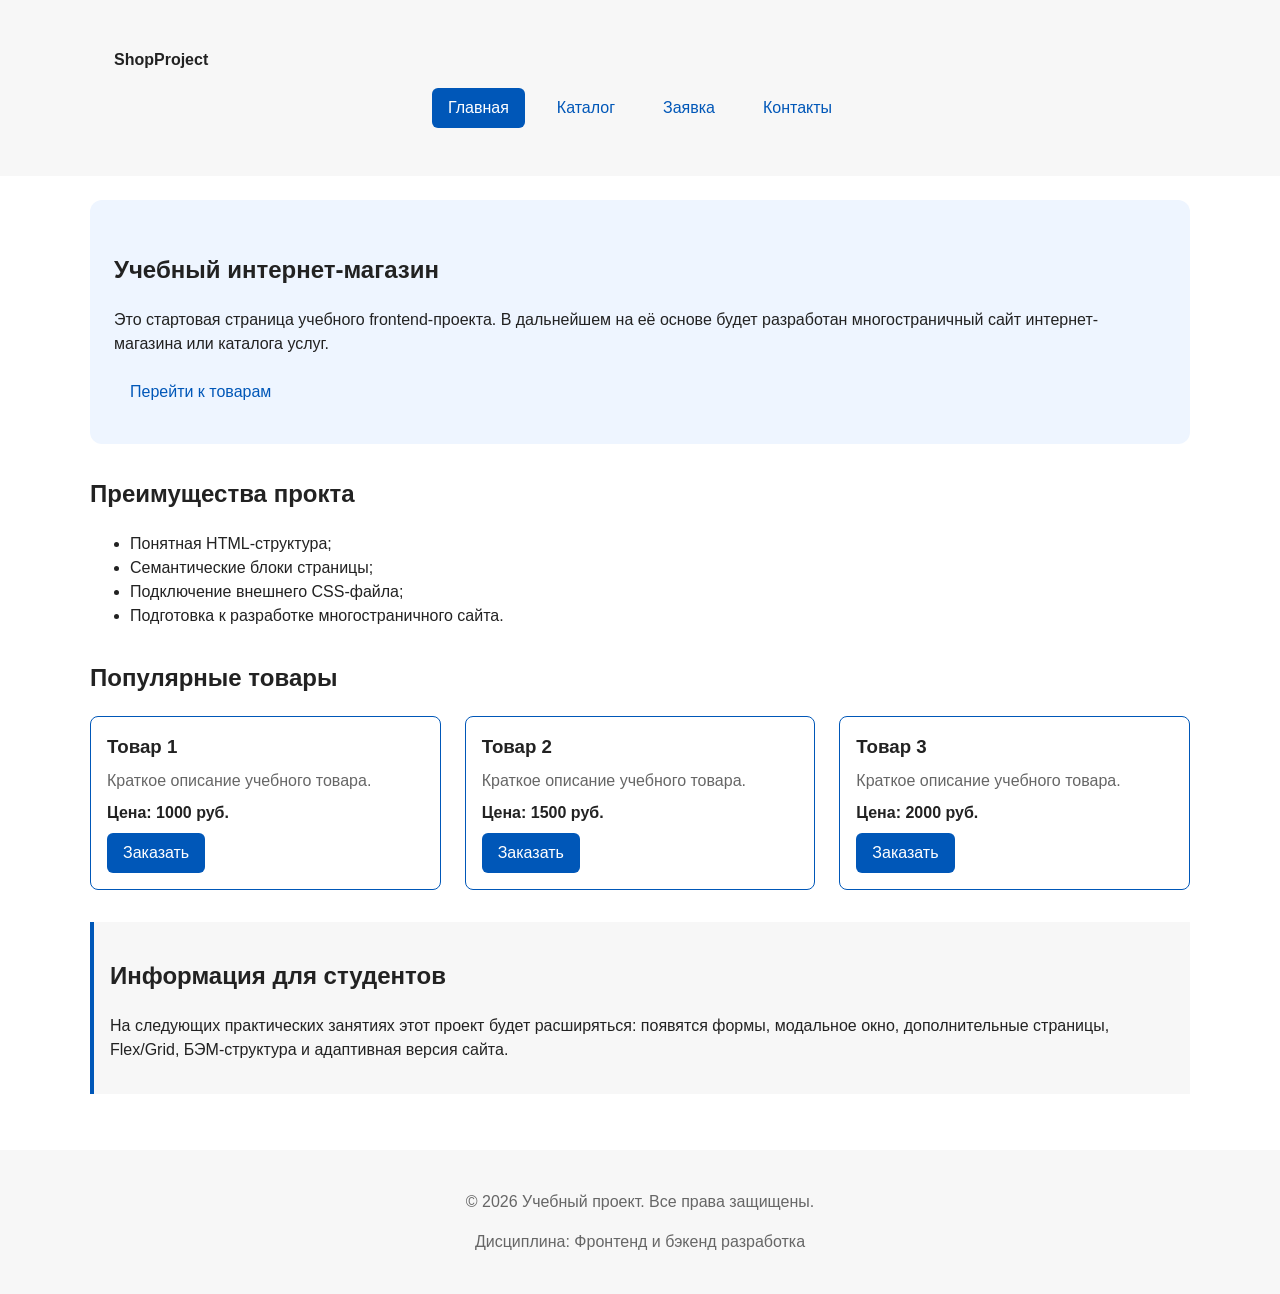
<file: index.html>
<!DOCTYPE html>
<html lang="ru">
<head>
  <meta charset="UTF-8">
  <meta name="viewport" content="width=device-width, initial-scale=1.0">
  <title>Учебный интернет-магазин</title>
  <link rel="stylesheet" href="css/style.css">
  <script src="js/main.js" defer></script>

  <meta property="og:type" content="website">
  <meta property="og:title" content="Учебный интернет-магазин">
  <meta property="og:description" content="Учебный frontend-проект интернет-магазина.">
  <meta property="og:image" content="https://Buranyashka.github.io/kr1-html-css-shop/images/preview.jpg">

</head>

<body>
  <header class="site-header">
    <div class="site-header__inner">
      <a class="site-header__logo" href="index.html">ShopProject</a>

      <nav class="site-nav" aria-label="Основная навигация">
        <ul class="site-nav__list">
          <li class="site-nav__item">
            <a class="site-nav__link site-nav__link--active" href="index.html">Главная</a>
          </li>
          <li class="site-nav__item">
            <a class="site-nav__link" href="catalog.html">Каталог</a>
          </li>
          <li class="site-nav__item">
            <a class="site-nav__link" href="order.html">Заявка</a>
          </li>
          <li class="site-nav__item">
            <a class="site-nav__link" href="contacts.html">Контакты</a>
          </li>
        </ul>
      </nav>
    </div>
  </header>
  
  <main>
    <section class="hero">
      <h1>Учебный интернет-магазин</h1>
      <p>
        Это стартовая страница учебного frontend-проекта.
        В дальнейшем на её основе будет разработан многостраничный сайт
        интернет-магазина или каталога услуг.
      </p>
      <a class="button" href="#popular">Перейти к товарам</a>
    </section>

    <section class="section" id="advantages">
      <h2>Преимущества прокта</h2>
      <ul class="advantages-list">
        <li>Понятная HTML-структура;</li>
        <li>Семантические блоки страницы;</li>
        <li>Подключение внешнего CSS-файла;</li>
        <li>Подготовка к разработке многостраничного сайта.</li>
      </ul>
    </section>
    
    <section class="section" id="popular">
      <h2>Популярные товары</h2>

      <div class="products-grid">
        <article class="product-card product-card--featured">
          <h3 class="product-card__title">
            <a class="product-card__link" href="product.html">Товар 1</a>
          </h3>
          <p class="product-card__description">Краткое описание учебного товара.</p>
          <p class="product-card__price">Цена: 1000 руб.</p>
          <button
            class="button button--primary product-card__button"
            type="button"
            data-product="Товар 1"
          >
            Заказать
          </button>
        </article>

        <article class="product-card product-card--featured">
          <h3 class="product-card__title">
            <a class="product-card__link" href="product.html">Товар 2</a>
          </h3>
          <p class="product-card__description">Краткое описание учебного товара.</p>
          <p class="product-card__price">Цена: 1500 руб.</p>
          <button
            class="button button--primary product-card__button"
            type="button"
            data-product="Товар 2"
          >
            Заказать
          </button>
        </article>

        <article class="product-card product-card--featured">
          <h3 class="product-card__title">
            <a class="product-card__link" href="product.html">Товар 3</a>
          </h3>
          <p class="product-card__description">Краткое описание учебного товара.</p>
          <p class="product-card__price">Цена: 2000 руб.</p>
          <button
            class="button button--primary product-card__button"
            type="button"
            data-product="Товар 3"
          >
            Заказать
          </button>
        </article>
      </div>
    </section>

    <aside class="aside-info">
      <h2>Информация для студентов</h2>
      <p>
        На следующих практических занятиях этот проект будет расширяться:
        появятся формы, модальное окно, дополнительные страницы, Flex/Grid,
        БЭМ-структура и адаптивная версия сайта.
      </p>
    </aside>
  </main>

  <footer class="site-footer">
    <p>&copy; 2026 Учебный проект. Все права защищены.</p>
    <p>Дисциплина: Фронтенд и бэкенд разработка</p>
  </footer>

  <dialog class="order-dialog" id="order-dialog" aria-labelledby="order-dialog-title">
    <h2 class="order-dialog__title" id="order-dialog-title">Оформление заявки</h2>
    <form class="order-form" id="order-form" action="#" method="post" novalidate>
      <input type="hidden" id="selected-product" name="product">
      <div class="order-form__field">
        <label class="order-form__label" for="order-name">Имя</label>
        <input
          class="order-form__input"
          id="order-name"
          name="name"
          type="text"
          required
        >
      </div>

      <div class="order-form__field">
        <label class="order-form__label" for="order-email">E-mail</label>
        <input
          class="order-form__input"
          id="order-email"
          name="email"
          type="email"
          required
        >
      </div>

      <div class="order-form__actions">
        <button class="button button--secondary" type="button" id="close-order-dialog">
          Закрыть
        </button>
        <button class="button button--primary" type="submit">
          Отправить заявку
        </button>
      </div>
    </form>
  </dialog>
  <p class="success-message" id="success-message" hidden>Форма успешно отправлена!</p>
</body>
</html>
</file>
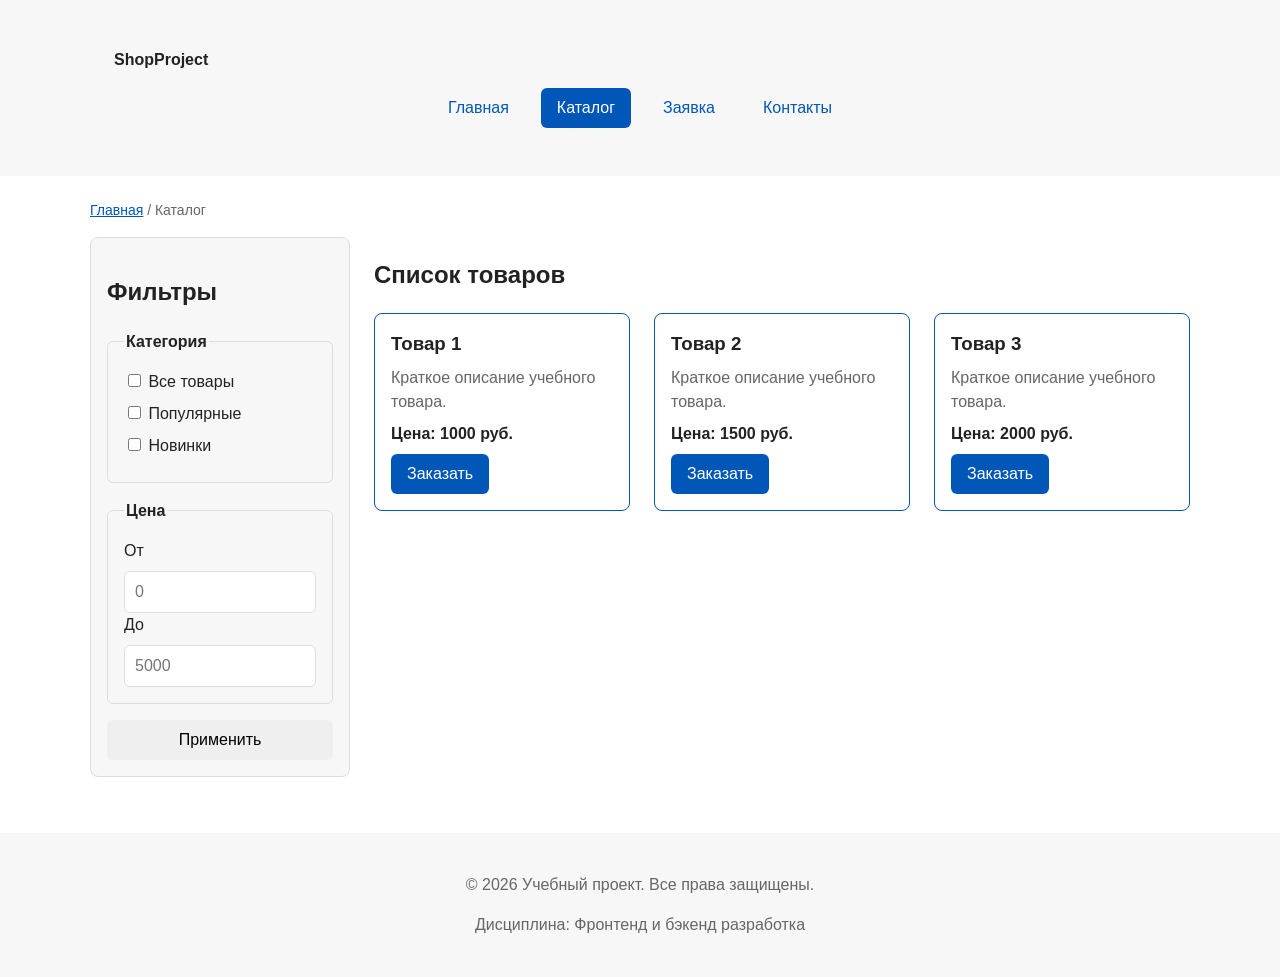
<file: catalog.html>
<!DOCTYPE html>
<html lang="ru">
<head>
  <meta charset="UTF-8">
  <meta name="viewport" content="width=device-width, initial-scale=1.0">
  <title>Учебный интернет-магазин</title>
  <link rel="stylesheet" href="css/style.css">
  <script src="js/main.js" defer></script>

  <meta property="og:type" content="website">
  <meta property="og:title" content="Учебный интернет-магазин">
  <meta property="og:description" content="Учебный frontend-проект интернет-магазина.">
  <meta property="og:image" content="https://Buranyashka.github.io/kr1-html-css-shop/images/preview.jpg">

</head>

<body>
  <header class="site-header">
    <div class="site-header__inner">
      <a class="site-header__logo" href="index.html">ShopProject</a>

      <nav class="site-nav" aria-label="Основная навигация">
        <ul class="site-nav__list">
          <li class="site-nav__item">
            <a class="site-nav__link" href="index.html">Главная</a>
          </li>
          <li class="site-nav__item">
            <a class="site-nav__link site-nav__link--active" href="catalog.html">Каталог</a>
          </li>
          <li class="site-nav__item">
            <a class="site-nav__link" href="order.html">Заявка</a>
          </li>
          <li class="site-nav__item">
            <a class="site-nav__link" href="contacts.html">Контакты</a>
          </li>
        </ul>
      </nav>
    </div>
  </header>

  <main>
    <nav class="breadcrumbs" aria-label="Хлебные крошки">
      <a class="breadcrumbs__link" href="index.html">Главная</a>
      <span class="breadcrumbs__current">Каталог</span>
    </nav>

    <section class="catalog-layout">
      <aside class="catalog-filters">
        <h2>Фильтры</h2>

        <form class="filters-form" action="#" method="get">
          <fieldset>
            <legend>Категория</legend>

            <label>
              <input type="checkbox" name="category" value="all">
              Все товары
            </label>

            <label>
              <input type="checkbox" name="category" value="popular">
              Популярные
            </label>

            <label>
              <input type="checkbox" name="category" value="new">
              Новинки
            </label>
          </fieldset>

          <fieldset>
            <legend>Цена</legend>

            <label for="price-from">От</label>
            <input id="price-from" name="price-from" type="number" min="0" placeholder="0">

            <label for="price-to">До</label>
            <input id="price-to" name="price-to" type="number" min="0" placeholder="5000">
          </fieldset>

          <button class="button" type="submit">Применить</button>
        </form>
      </aside>

      <section class="catalog-products">
        <h2>Список товаров</h2>

        <div class="products-grid">
          <article class="product-card product-card--featured">
            <h3 class="product-card__title">
              <a class="product-card__link" href="product.html">Товар 1</a>
            </h3>
            <p class="product-card__description">Краткое описание учебного товара.</p>
            <p class="product-card__price">Цена: 1000 руб.</p>
            <button
              class="button button--primary product-card__button"
              type="button"
              data-product="Товар 1"
            >
              Заказать
            </button>
          </article>

          <article class="product-card product-card--featured">
            <h3 class="product-card__title">
              <a class="product-card__link" href="product.html">Товар 2</a>
            </h3>
            <p class="product-card__description">Краткое описание учебного товара.</p>
            <p class="product-card__price">Цена: 1500 руб.</p>
            <button
              class="button button--primary product-card__button"
              type="button"
              data-product="Товар 2"
            >
              Заказать
            </button>
          </article>

          <article class="product-card product-card--featured">
            <h3 class="product-card__title">
              <a class="product-card__link" href="product.html">Товар 3</a>
            </h3>
            <p class="product-card__description">Краткое описание учебного товара.</p>
            <p class="product-card__price">Цена: 2000 руб.</p>
            <button
              class="button button--primary product-card__button"
              type="button"
              data-product="Товар 3"
            >
              Заказать
            </button>
          </article>
        </div>
      </section>
    </section>
  </main>

  <footer class="site-footer">
    <p>&copy; 2026 Учебный проект. Все права защищены.</p>
    <p>Дисциплина: Фронтенд и бэкенд разработка</p>
  </footer>
</body>
</html>
</file>
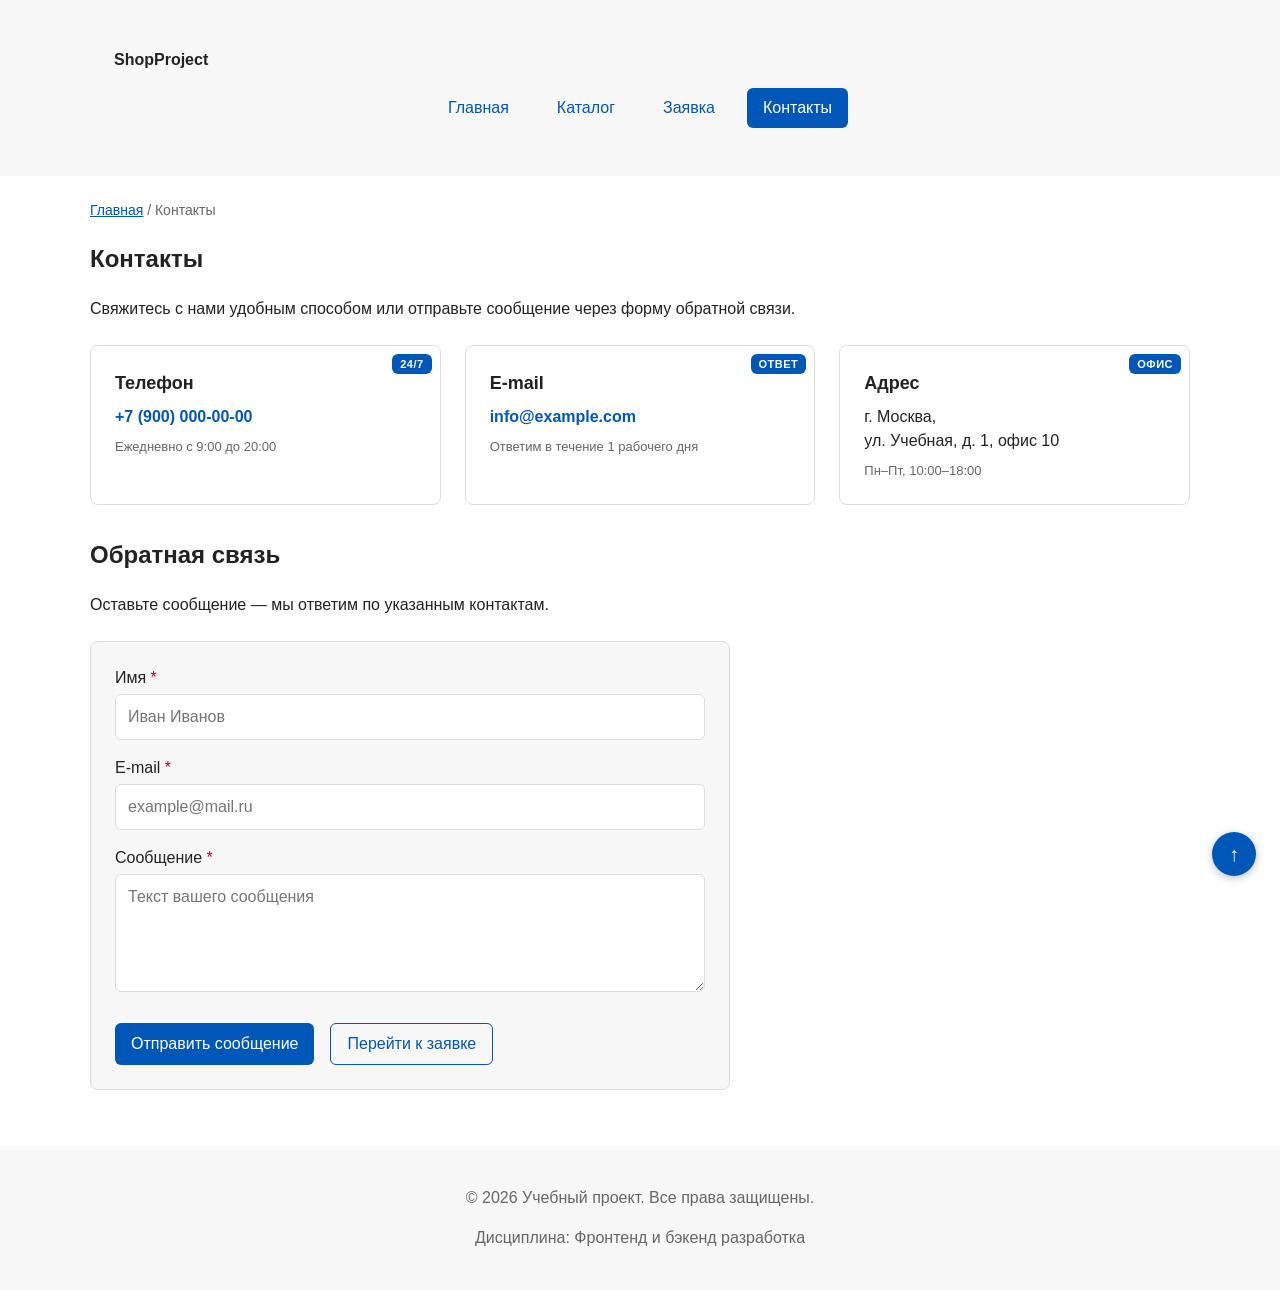
<file: contacts.html>
<!DOCTYPE html>
<html lang="ru">
<head>
  <meta charset="UTF-8">
  <meta name="viewport" content="width=device-width, initial-scale=1.0">
  <title>Контакты — Учебный интернет-магазин</title>
  <meta name="description" content="Контактная информация учебного интернет-магазина: телефон, e-mail, адрес и форма обратной связи.">
  <link rel="stylesheet" href="css/style.css">
  <script src="js/main.js" defer></script>

  <meta property="og:type" content="website">
  <meta property="og:title" content="Контакты — Учебный интернет-магазин">
  <meta property="og:description" content="Учебный frontend-проект интернет-магазина.">
  <meta property="og:image" content="https://Buranyashka.github.io/kr1-html-css-shop/images/preview.jpg">
</head>

<body>
  <header class="site-header">
    <div class="site-header__inner">
      <a class="site-header__logo" href="index.html">ShopProject</a>

      <nav class="site-nav" aria-label="Основная навигация">
        <ul class="site-nav__list">
          <li class="site-nav__item">
            <a class="site-nav__link" href="index.html">Главная</a>
          </li>
          <li class="site-nav__item">
            <a class="site-nav__link" href="catalog.html">Каталог</a>
          </li>
          <li class="site-nav__item">
            <a class="site-nav__link" href="order.html">Заявка</a>
          </li>
          <li class="site-nav__item">
            <a class="site-nav__link site-nav__link--active" href="contacts.html">Контакты</a>
          </li>
        </ul>
      </nav>
    </div>
  </header>

  <main>
    <nav class="breadcrumbs" aria-label="Хлебные крошки">
      <a class="breadcrumbs__link" href="index.html">Главная</a>
      <span class="breadcrumbs__current">Контакты</span>
    </nav>

    <section class="section">
      <h1>Контакты</h1>
      <p>
        Свяжитесь с нами удобным способом или отправьте сообщение
        через форму обратной связи.
      </p>

      <div class="contacts-grid">
        <article class="contacts-card">
          <span class="contacts-card__badge">24/7</span>
          <h2 class="contacts-card__title">Телефон</h2>
          <p class="contacts-card__value">
            <a class="contacts-card__link" href="tel:+79000000000">+7 (900) 000-00-00</a>
          </p>
          <p class="contacts-card__note">Ежедневно с 9:00 до 20:00</p>
        </article>

        <article class="contacts-card">
          <span class="contacts-card__badge">Ответ</span>
          <h2 class="contacts-card__title">E-mail</h2>
          <p class="contacts-card__value">
            <a class="contacts-card__link" href="mailto:info@example.com">info@example.com</a>
          </p>
          <p class="contacts-card__note">Ответим в течение 1 рабочего дня</p>
        </article>

        <article class="contacts-card">
          <span class="contacts-card__badge">Офис</span>
          <h2 class="contacts-card__title">Адрес</h2>
          <address class="contacts-card__value contacts-card__value--address">
            г. Москва,<br>
            ул. Учебная, д. 1, офис 10
          </address>
          <p class="contacts-card__note">Пн–Пт, 10:00–18:00</p>
        </article>
      </div>
    </section>

    <section class="section" id="feedback">
      <h2>Обратная связь</h2>
      <p>
        Оставьте сообщение — мы ответим по указанным контактам.
      </p>

      <form class="order-form order-form--page" id="contacts-form" action="#" method="post" novalidate>
        <div class="order-form__field">
          <label class="order-form__label" for="contact-name">
            Имя <span class="required-mark">*</span>
          </label>
          <input
            class="order-form__input"
            id="contact-name"
            name="name"
            type="text"
            required
            placeholder="Иван Иванов"
          >
        </div>

        <div class="order-form__field">
          <label class="order-form__label" for="contact-email">
            E-mail <span class="required-mark">*</span>
          </label>
          <input
            class="order-form__input"
            id="contact-email"
            name="email"
            type="email"
            required
            placeholder="example@mail.ru"
          >
        </div>

        <div class="order-form__field">
          <label class="order-form__label" for="contact-message">
            Сообщение <span class="required-mark">*</span>
          </label>
          <textarea
            class="order-form__textarea"
            id="contact-message"
            name="message"
            rows="4"
            required
            placeholder="Текст вашего сообщения"
          ></textarea>
        </div>

        <div class="order-form__actions">
          <button class="button button--primary" type="submit">
            Отправить сообщение
          </button>
          <a class="button button--secondary" href="order.html">
            Перейти к заявке
          </a>
        </div>
      </form>

      <p class="success-message" id="contacts-success" hidden>
        Сообщение успешно отправлено!
      </p>
    </section>
  </main>

  <footer class="site-footer">
    <p>&copy; 2026 Учебный проект. Все права защищены.</p>
    <p>Дисциплина: Фронтенд и бэкенд разработка</p>
  </footer>

  <a class="scroll-top" href="#" aria-label="Наверх">↑</a>
</body>
</html>
</file>
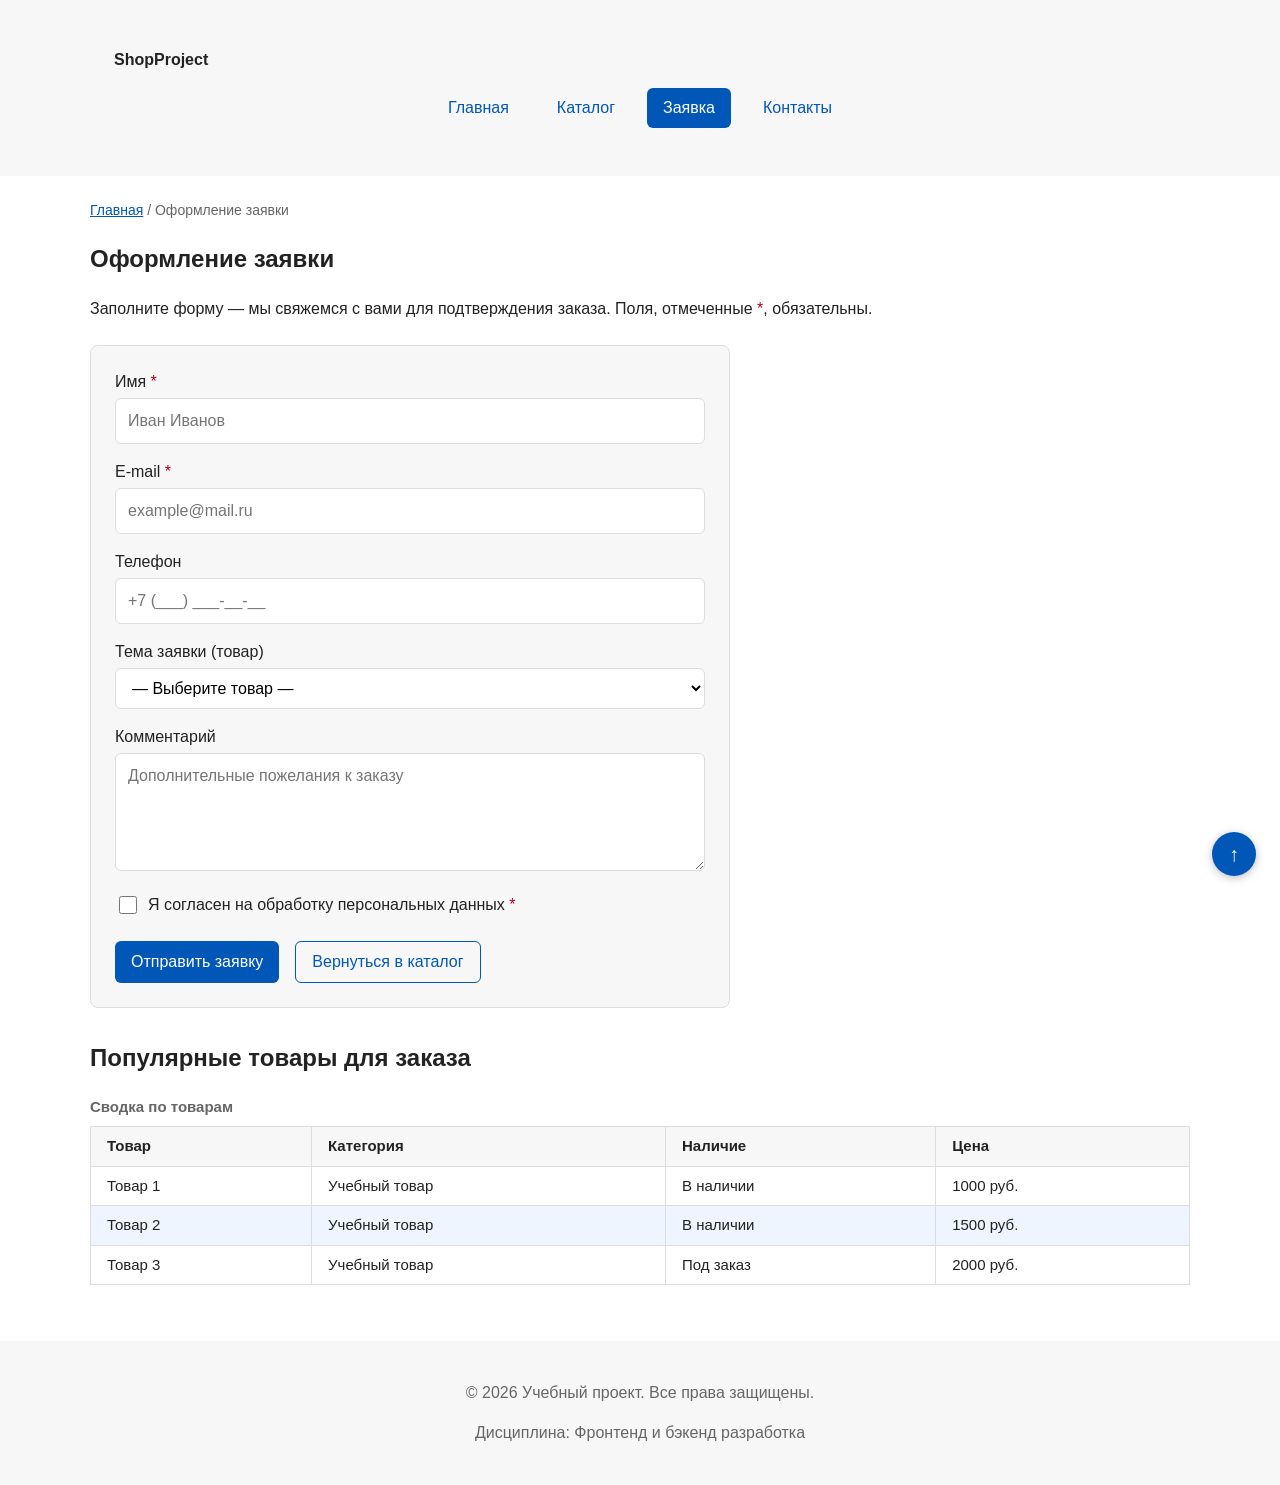
<file: order.html>
<!DOCTYPE html>
<html lang="ru">
<head>
  <meta charset="UTF-8">
  <meta name="viewport" content="width=device-width, initial-scale=1.0">
  <title>Оформление заявки — Учебный интернет-магазин</title>
  <meta name="description" content="Страница оформления заявки учебного интернет-магазина: имя, e-mail, телефон, товар, комментарий.">
  <link rel="stylesheet" href="css/style.css">
  <script src="js/main.js" defer></script>

  <meta property="og:type" content="website">
  <meta property="og:title" content="Оформление заявки — Учебный интернет-магазин">
  <meta property="og:description" content="Учебный frontend-проект интернет-магазина.">
  <meta property="og:image" content="https://Buranyashka.github.io/kr1-html-css-shop/images/preview.jpg">
</head>

<body>
  <header class="site-header">
    <div class="site-header__inner">
      <a class="site-header__logo" href="index.html">ShopProject</a>

      <nav class="site-nav" aria-label="Основная навигация">
        <ul class="site-nav__list">
          <li class="site-nav__item">
            <a class="site-nav__link" href="index.html">Главная</a>
          </li>
          <li class="site-nav__item">
            <a class="site-nav__link" href="catalog.html">Каталог</a>
          </li>
          <li class="site-nav__item">
            <a class="site-nav__link site-nav__link--active" href="order.html">Заявка</a>
          </li>
          <li class="site-nav__item">
            <a class="site-nav__link" href="contacts.html">Контакты</a>
          </li>
        </ul>
      </nav>
    </div>
  </header>

  <main>
    <nav class="breadcrumbs" aria-label="Хлебные крошки">
      <a class="breadcrumbs__link" href="index.html">Главная</a>
      <span class="breadcrumbs__current">Оформление заявки</span>
    </nav>

    <section class="section">
      <h1>Оформление заявки</h1>
      <p>
        Заполните форму — мы свяжемся с вами для подтверждения заказа.
        Поля, отмеченные <span class="required-mark">*</span>, обязательны.
      </p>

      <form class="order-form order-form--page" id="order-page-form" action="#" method="post" novalidate>
        <div class="order-form__field">
          <label class="order-form__label" for="order-name">
            Имя <span class="required-mark">*</span>
          </label>
          <input
            class="order-form__input"
            id="order-name"
            name="name"
            type="text"
            required
            placeholder="Иван Иванов"
          >
        </div>

        <div class="order-form__field">
          <label class="order-form__label" for="order-email">
            E-mail <span class="required-mark">*</span>
          </label>
          <input
            class="order-form__input"
            id="order-email"
            name="email"
            type="email"
            required
            placeholder="example@mail.ru"
          >
        </div>

        <div class="order-form__field">
          <label class="order-form__label" for="order-phone">
            Телефон
          </label>
          <input
            class="order-form__input"
            id="order-phone"
            name="phone"
            type="tel"
            placeholder="+7 (___) ___-__-__"
          >
        </div>

        <div class="order-form__field">
          <label class="order-form__label" for="order-product">
            Тема заявки (товар)
          </label>
          <select class="order-form__select" id="order-product" name="product">
            <option value="">— Выберите товар —</option>
            <option value="Товар 1">Товар 1 — 1000 руб.</option>
            <option value="Товар 2">Товар 2 — 1500 руб.</option>
            <option value="Товар 3">Товар 3 — 2000 руб.</option>
            <option value="Другое">Другое</option>
          </select>
        </div>

        <div class="order-form__field">
          <label class="order-form__label" for="order-comment">
            Комментарий
          </label>
          <textarea
            class="order-form__textarea"
            id="order-comment"
            name="comment"
            rows="4"
            placeholder="Дополнительные пожелания к заказу"
          ></textarea>
        </div>

        <div class="order-form__field order-form__field--checkbox">
          <label class="order-form__checkbox-label" for="order-agreement">
            <input
              class="order-form__checkbox"
              id="order-agreement"
              type="checkbox"
              name="agreement"
              required
            >
            <span>
              Я согласен на обработку персональных данных
              <span class="required-mark">*</span>
            </span>
          </label>
        </div>

        <div class="order-form__actions">
          <button class="button button--primary" type="submit">
            Отправить заявку
          </button>
          <a class="button button--secondary" href="catalog.html">
            Вернуться в каталог
          </a>
        </div>
      </form>

      <p class="success-message" id="order-page-success" hidden>
        Заявка успешно отправлена! Мы свяжемся с вами.
      </p>
    </section>

    <section class="section">
      <h2>Популярные товары для заказа</h2>

      <table class="product-table">
        <caption>Сводка по товарам</caption>
        <thead>
          <tr>
            <th scope="col">Товар</th>
            <th scope="col">Категория</th>
            <th scope="col">Наличие</th>
            <th scope="col">Цена</th>
          </tr>
        </thead>
        <tbody>
          <tr>
            <td>Товар 1</td>
            <td>Учебный товар</td>
            <td>В наличии</td>
            <td>1000 руб.</td>
          </tr>
          <tr>
            <td>Товар 2</td>
            <td>Учебный товар</td>
            <td>В наличии</td>
            <td>1500 руб.</td>
          </tr>
          <tr>
            <td>Товар 3</td>
            <td>Учебный товар</td>
            <td>Под заказ</td>
            <td>2000 руб.</td>
          </tr>
        </tbody>
      </table>
    </section>
  </main>

  <footer class="site-footer">
    <p>&copy; 2026 Учебный проект. Все права защищены.</p>
    <p>Дисциплина: Фронтенд и бэкенд разработка</p>
  </footer>

  <a class="scroll-top" href="#" aria-label="Наверх">↑</a>
</body>
</html>
</file>
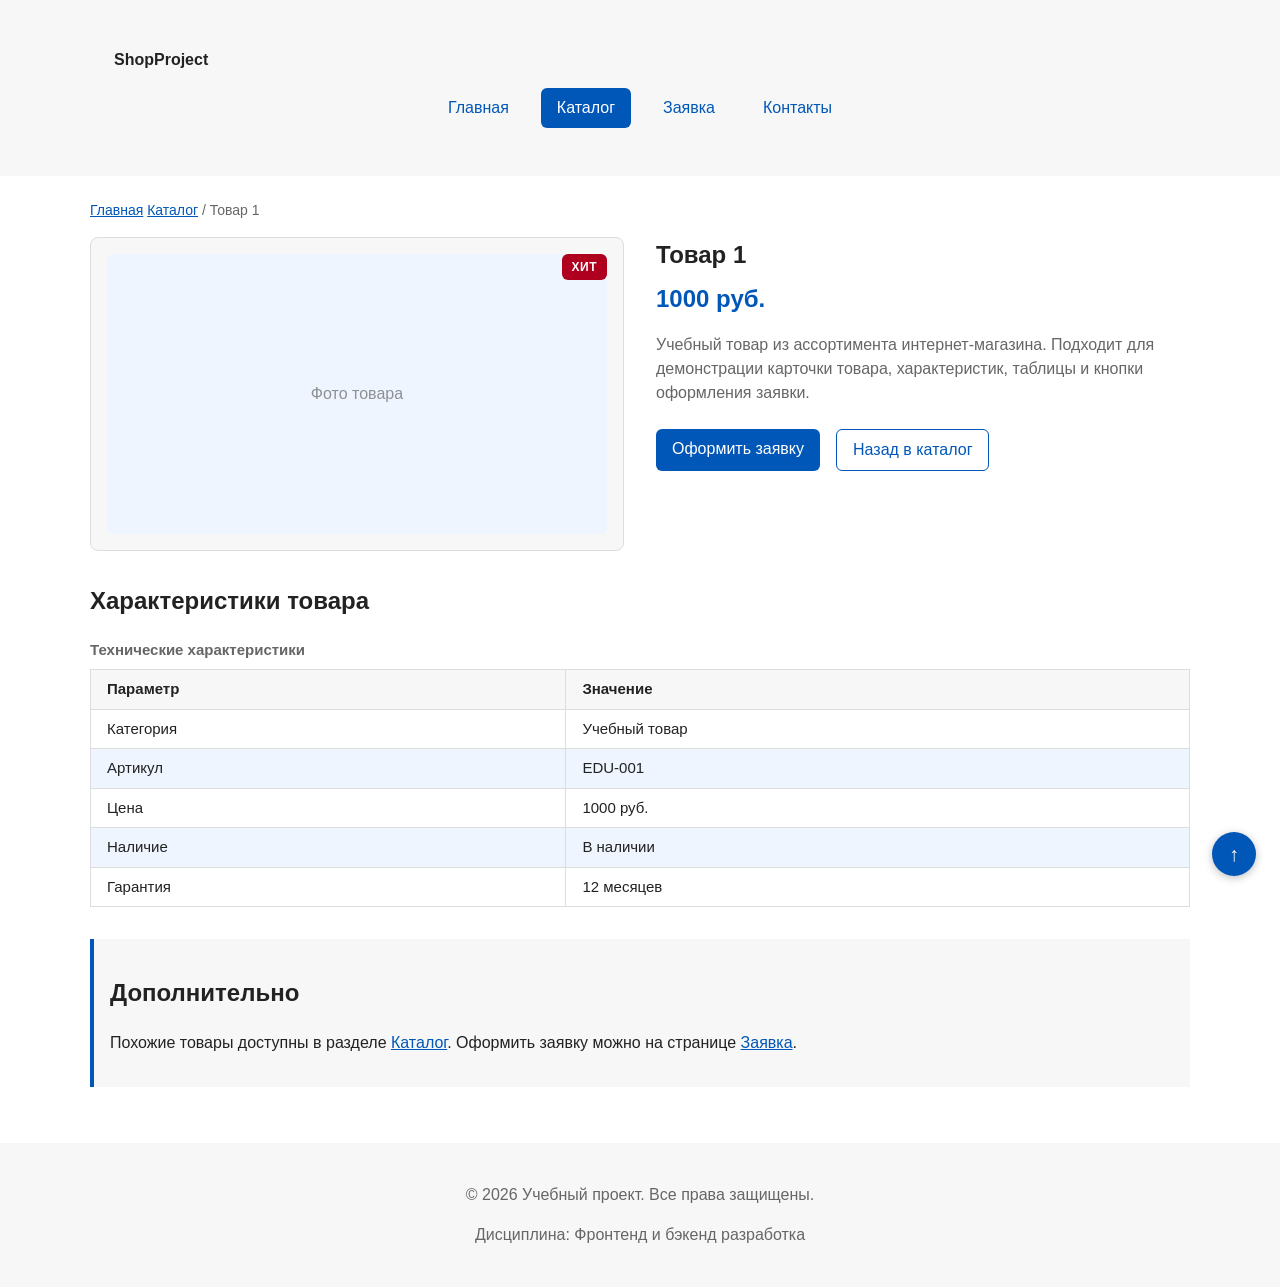
<file: product.html>
<!DOCTYPE html>
<html lang="ru">
<head>
  <meta charset="UTF-8">
  <meta name="viewport" content="width=device-width, initial-scale=1.0">
  <title>Товар 1 — Учебный интернет-магазин</title>
  <meta name="description" content="Карточка товара учебного интернет-магазина: описание, характеристики, цена.">
  <link rel="stylesheet" href="css/style.css">
  <script src="js/main.js" defer></script>

  <meta property="og:type" content="website">
  <meta property="og:title" content="Товар 1 — Учебный интернет-магазин">
  <meta property="og:description" content="Учебный frontend-проект интернет-магазина.">
  <meta property="og:image" content="https://Buranyashka.github.io/kr1-html-css-shop/images/preview.jpg">
</head>

<body>
  <header class="site-header">
    <div class="site-header__inner">
      <a class="site-header__logo" href="index.html">ShopProject</a>

      <nav class="site-nav" aria-label="Основная навигация">
        <ul class="site-nav__list">
          <li class="site-nav__item">
            <a class="site-nav__link" href="index.html">Главная</a>
          </li>
          <li class="site-nav__item">
            <a class="site-nav__link site-nav__link--active" href="catalog.html">Каталог</a>
          </li>
          <li class="site-nav__item">
            <a class="site-nav__link" href="order.html">Заявка</a>
          </li>
          <li class="site-nav__item">
            <a class="site-nav__link" href="contacts.html">Контакты</a>
          </li>
        </ul>
      </nav>
    </div>
  </header>

  <main>
    <nav class="breadcrumbs" aria-label="Хлебные крошки">
      <a class="breadcrumbs__link" href="index.html">Главная</a>
      <a class="breadcrumbs__link" href="catalog.html">Каталог</a>
      <span class="breadcrumbs__current">Товар 1</span>
    </nav>

    <section class="product-detail">
      <div class="product-detail__gallery">
        <div class="product-detail__image" aria-hidden="true">
          <span class="product-detail__image-text">Фото товара</span>
        </div>

        <span class="product-card__badge">Хит</span>
      </div>

      <div class="product-detail__info">
        <h1 class="product-detail__title">Товар 1</h1>

        <p class="product-detail__price">1000 руб.</p>

        <p class="product-detail__description">
          Учебный товар из ассортимента интернет-магазина.
          Подходит для демонстрации карточки товара, характеристик,
          таблицы и кнопки оформления заявки.
        </p>

        <div class="product-detail__actions">
          <a class="button button--primary" href="order.html">Оформить заявку</a>
          <a class="button button--secondary" href="catalog.html">Назад в каталог</a>
        </div>
      </div>
    </section>

    <section class="section">
      <h2>Характеристики товара</h2>

      <table class="product-table">
        <caption>Технические характеристики</caption>
        <thead>
          <tr>
            <th scope="col">Параметр</th>
            <th scope="col">Значение</th>
          </tr>
        </thead>
        <tbody>
          <tr>
            <td>Категория</td>
            <td>Учебный товар</td>
          </tr>
          <tr>
            <td>Артикул</td>
            <td>EDU-001</td>
          </tr>
          <tr>
            <td>Цена</td>
            <td>1000 руб.</td>
          </tr>
          <tr>
            <td>Наличие</td>
            <td>В наличии</td>
          </tr>
          <tr>
            <td>Гарантия</td>
            <td>12 месяцев</td>
          </tr>
        </tbody>
      </table>
    </section>

    <aside class="aside-info">
      <h2>Дополнительно</h2>
      <p>
        Похожие товары доступны в разделе
        <a href="catalog.html">Каталог</a>.
        Оформить заявку можно на странице
        <a href="order.html">Заявка</a>.
      </p>
    </aside>
  </main>

  <footer class="site-footer">
    <p>&copy; 2026 Учебный проект. Все права защищены.</p>
    <p>Дисциплина: Фронтенд и бэкенд разработка</p>
  </footer>

  <a class="scroll-top" href="#" aria-label="Наверх">↑</a>
</body>
</html>
</file>
<file: css/style.css>
/* ===============================
   1. Переменные проекта
   =============================== */

:root {
  /* Основные цвета проекта */
  --color-bg: #ffffff;
  --color-text: #222222;
  --color-muted: #666666;
  --color-primary: #0057b8;
  --color-primary-dark: #003f86;
  --color-border: #dddddd;
  --color-surface: #f7f7f7;
  --color-surface-accent: #eef5ff;
  --color-danger: #b00020;
  --color-success: #168a2f;
  --color-success-bg: #eefaf0;
  --color-white: #ffffff;

  /* Отступы */
  --space-xs: 4px;
  --space-sm: 8px;
  --space-md: 16px;
  --space-lg: 24px;
  --space-xl: 32px;

  /* Скругления */
  --radius-sm: 6px;
  --radius-md: 8px;
  --radius-lg: 12px;

  /* Размеры */
  --container-width: 1100px;
}

/* ===============================
   2. Базовые стили
   =============================== */
  
* {
  box-sizing: border-box;
}

body {
  margin: 0;
  font-family: Arial, sans-serif;
  line-height: 1.5;
  color: var(--color-text);
  background-color: var(--color-bg);
}

header,
main,
footer {
  padding: var(--space-lg);
}

header {
  background-color: var(--color-surface);
}

footer {
  background-color: var(--color-surface);
}

.site-header {
  background-color: var(--color-surface);
}

.site-header__inner {
  max-width: var(--container-width);
  margin: 0 auto;
  padding: var(--space-lg);
}

.site-header__logo {
  font-weight: 700;
  color: var(--color-text);
  text-decoration: none;
}

.site-nav__list {
  display: flex;
  flex-wrap: wrap;
  justify-content: center;
  align-items: center;
  gap: var(--space-md);
  padding: 0;
  margin: var(--space-md) 0 0;
  list-style: none;
}

.site-nav__link {
  display: inline-block;
  padding: var(--space-sm) var(--space-md);
  color: var(--color-primary);
  text-decoration: none;
  border-radius: var(--radius-sm);
}

.site-nav__link:hover {
  color: var(--color-white);
  background-color: var(--color-primary);
}

.site-nav__link:focus-visible {
  outline: 2px solid var(--color-primary);
  outline-offset: 3px;
}

.site-nav__link--active {
  color: var(--color-white);
  background-color: var(--color-primary);
}

:target {
  outline: 2px dashed var(--color-primary);
  outline-offset: 4px;
}

/* ===============================
   3. Общие элементы интерфейса
   =============================== */

a {
  color: var(--color-primary);
}

a:hover {
  color: var(--color-primary-dark);
}

a:focus-visible {
  outline: 2px solid var(--color-primary);
  outline-offset: 3px;
}

.button {
  display: inline-block;
  padding: var(--space-sm) var(--space-md);
  border: none;
  border-radius: var(--radius-sm);
  font: inherit;
  text-decoration: none;
  cursor: pointer;
}

.button--primary {
  color: var(--color-white);
  background-color: var(--color-primary);
}

.button--primary:hover {
  background-color: var(--color-primary-dark);
}

.button--secondary {
  color: var(--color-primary);
  background-color: transparent;
  border: 1px solid var(--color-primary);
}

.button--secondary:hover {
  color: var(--color-white);
  background-color: var(--color-primary);
}

.button:focus-visible {
  outline: 2px solid var(--color-primary);
  outline-offset: 3px;
}

.button:disabled,
.button--disabled {
  opacity: 0.6;
  cursor: not-allowed;
}

html {
  scroll-behavior: smooth;
}

/* ===============================
   4. Компоненты страницы
   =============================== */

.hero {
  max-width: var(--container-width);
  margin: 0 auto var(--space-xl);
  padding: var(--space-xl) var(--space-lg);
  background-color: var(--color-surface-accent);
  border-radius: var(--radius-lg);
}

.section {
  max-width: var(--container-width);
  margin: 0 auto var(--space-xl);
}

.section h2 {
  margin-top: 0;
}

.product-card {
  display: flex;
  flex-direction: column;
  gap: var(--space-sm);
  padding: var(--space-md);
  border: 1px solid var(--color-border);
  border-radius: var(--radius-md);
  background-color: var(--color-bg);
}

.product-card__button {
  margin-top: auto;
  align-self: flex-start;
}

.product-card:hover {
  border-color: var(--color-primary);
}

.product-card--featured {
  border-color: var(--color-primary);
}

.product-card--discount {
  border-color: var(--color-danger);
}

.product-card__title {
  margin: 0;
  color: var(--color-text);
}

.product-card__description {
  margin: 0;
  color: var(--color-muted);
}

.product-card__price {
  margin: 0;
  font-weight: 700;
}

.product-card--discount .product-card__price {
  color: var(--color-danger);
}

.product-card__link {
  color: inherit;
  text-decoration: none;
}

.product-card__link:hover {
  color: var(--color-primary);
  text-decoration: underline;
}

.products-grid {
  display: grid;
  grid-template-columns: repeat(3, 1fr);
  gap: var(--space-lg);
}

.aside-info {
  max-width: var(--container-width);
  margin: 0 auto var(--space-xl);
  padding: var(--space-md);
  border-left: 4px solid var(--color-primary);
  background-color: var(--color-surface);
}

.breadcrumbs {
  max-width: var(--container-width);
  margin: 0 auto var(--space-md);
  font-size: 14px;
  color: var(--color-muted);
}

.breadcrumbs__link {
  color: var(--color-primary);
}

.breadcrumbs__current::before {
  content: " / ";
  color: var(--color-muted);
}

.catalog-layout {
  max-width: var(--container-width);
  margin: 0 auto var(--space-xl);
  display: grid;
  grid-template-columns: 260px 1fr;
  grid-template-areas: "filters products";
  gap: var(--space-lg);
}

.catalog-filters {
  grid-area: filters;
  padding: var(--space-md);
  border: 1px solid var(--color-border);
  border-radius: var(--radius-md);
  background-color: var(--color-surface);
}

.catalog-products {
  grid-area: products;
}

.filters-form {
  display: grid;
  gap: var(--space-md);
}

.filters-form fieldset {
  margin: 0;
  padding: var(--space-md);
  border: 1px solid var(--color-border);
  border-radius: var(--radius-sm);
}

.filters-form legend {
  font-weight: 700;
}

.filters-form label {
  display: block;
  margin-bottom: var(--space-sm);
}

.filters-form input[type="number"] {
  width: 100%;
  padding: 8px 10px;
  border: 1px solid var(--color-border);
  border-radius: var(--radius-sm);
  font: inherit;
}

/* ===============================
   5. Форма и модальное окно
   =============================== */

.order-dialog {
  width: min(100% - 32px, 560px);
  padding: var(--space-lg);
  border: none;
  border-radius: var(--radius-lg);
}

.order-dialog::backdrop {
  background-color: rgba(0, 0, 0, 0.5);
}

.order-dialog__title {
  margin-top: 0;
}

.order-form__field {
  margin-bottom: var(--space-md);
}

.order-form__label {
  display: block;
  margin-bottom: var(--space-xs);
}

.order-form__input,
.order-form__select,
.order-form__textarea {
  width: 100%;
  padding: 10px 12px;
  border: 1px solid var(--color-border);
  border-radius: var(--radius-sm);
  font: inherit;
}

.order-form__input:hover,
.order-form__select:hover,
.order-form__textarea:hover {
  border-color: var(--color-primary);
}

.order-form__input:focus-visible,
.order-form__select:focus-visible,
.order-form__textarea:focus-visible {
  outline: 2px solid var(--color-primary);
  outline-offset: 3px;
}

.order-form__actions {
  display: flex;
  gap: var(--space-md);
  margin-top: var(--space-lg);
}

.success-message {
  max-width: var(--container-width);
  margin: var(--space-lg) auto;
  padding: var(--space-md);
  border-left: 4px solid var(--color-success);
  background-color: var(--color-success-bg);
}

/* ===============================
   6. Позиционирование (КР №1)
   =============================== */

/* Sticky-шапка */
.site-header {
  position: sticky;
  top: 0;
  z-index: 10;
}

/* Кнопка «Наверх» (fixed) */
.scroll-top {
  position: fixed;
  right: var(--space-lg);
  bottom: var(--space-lg);
  z-index: 20;
  width: 44px;
  height: 44px;
  display: flex;
  align-items: center;
  justify-content: center;
  color: var(--color-white);
  background-color: var(--color-primary);
  border-radius: 50%;
  text-decoration: none;
  font-size: 20px;
  box-shadow: 0 2px 8px rgba(0, 0, 0, 0.25);
}

.scroll-top:hover {
  background-color: var(--color-primary-dark);
}

.scroll-top:focus-visible {
  outline: 2px solid var(--color-primary);
  outline-offset: 3px;
}

/* ===============================
   7. Страница товара (product.html)
   =============================== */

.product-detail {
  max-width: var(--container-width);
  margin: 0 auto var(--space-xl);
  display: grid;
  grid-template-columns: 1fr 1fr;
  gap: var(--space-xl);
  align-items: start;
}

.product-detail__gallery {
  position: relative;
  padding: var(--space-md);
  border: 1px solid var(--color-border);
  border-radius: var(--radius-md);
  background-color: var(--color-surface);
}

.product-detail__image {
  display: flex;
  align-items: center;
  justify-content: center;
  min-height: 280px;
  border-radius: var(--radius-sm);
  background-color: var(--color-surface-accent);
  color: var(--color-muted);
  font-size: 16px;
}

.product-detail__image-text {
  opacity: 0.7;
}

/* Бейдж «Хит» внутри галереи */
.product-card__badge {
  position: absolute;
  top: var(--space-md);
  right: var(--space-md);
  z-index: 2;
  padding: 4px 10px;
  font-size: 12px;
  font-weight: 700;
  color: var(--color-white);
  background-color: var(--color-danger);
  border-radius: var(--radius-sm);
  text-transform: uppercase;
  letter-spacing: 0.5px;
}

.product-detail__title {
  margin: 0 0 var(--space-sm);
}

.product-detail__price {
  margin: 0 0 var(--space-md);
  font-size: 24px;
  font-weight: 700;
  color: var(--color-primary);
}

.product-detail__description {
  margin: 0 0 var(--space-lg);
  color: var(--color-muted);
}

.product-detail__actions {
  display: flex;
  flex-wrap: wrap;
  gap: var(--space-md);
}

/* ===============================
   8. Таблица (product.html, order.html)
   =============================== */

.product-table {
  width: 100%;
  border-collapse: collapse;
  margin-top: var(--space-md);
  font-size: 15px;
}

.product-table caption {
  text-align: left;
  font-weight: 700;
  padding-bottom: var(--space-sm);
  color: var(--color-muted);
}

.product-table th,
.product-table td {
  padding: var(--space-sm) var(--space-md);
  border: 1px solid var(--color-border);
  text-align: left;
}

.product-table thead th {
  background-color: var(--color-surface);
  font-weight: 700;
}

.product-table tbody tr:nth-child(even) {
  background-color: var(--color-surface-accent);
}

/* ===============================
   9. Подвал
   =============================== */

.site-footer {
  background-color: var(--color-surface);
  padding: var(--space-lg);
  text-align: center;
  color: var(--color-muted);
}

/* ===============================
   10. Форма на странице (order.html)
   =============================== */

.order-form--page {
  max-width: 640px;
  margin-top: var(--space-lg);
  padding: var(--space-lg);
  border: 1px solid var(--color-border);
  border-radius: var(--radius-md);
  background-color: var(--color-surface);
}

.order-form__select,
.order-form__textarea {
  width: 100%;
  padding: 10px 12px;
  border: 1px solid var(--color-border);
  border-radius: var(--radius-sm);
  font: inherit;
  background-color: var(--color-bg);
}

.order-form__select:hover,
.order-form__textarea:hover {
  border-color: var(--color-primary);
}

.order-form__select:focus-visible,
.order-form__textarea:focus-visible {
  outline: 2px solid var(--color-primary);
  outline-offset: 3px;
}

/* Чекбокс согласия */
.order-form__field--checkbox {
  display: flex;
  align-items: flex-start;
}

.order-form__checkbox-label {
  display: flex;
  align-items: flex-start;
  gap: var(--space-sm);
  cursor: pointer;
  line-height: 1.4;
}

.order-form__checkbox {
  width: 18px;
  height: 18px;
  margin-top: 2px;
  cursor: pointer;
  flex-shrink: 0;
}

/* Обязательные поля */
.required-mark {
  color: var(--color-danger);
}

/* Сообщение об успехе */
.success-message {
  max-width: 640px;
  margin: var(--space-lg) 0;
  padding: var(--space-md);
  border-left: 4px solid var(--color-success);
  background-color: var(--color-success-bg);
  color: var(--color-text);
  border-radius: var(--radius-sm);
}

/* ===============================
   11. Контакты (contacts.html)
   =============================== */

.contacts-grid {
  display: grid;
  grid-template-columns: repeat(3, 1fr);
  gap: var(--space-lg);
  margin-top: var(--space-lg);
}

.contacts-card {
  position: relative;
  padding: var(--space-lg);
  border: 1px solid var(--color-border);
  border-radius: var(--radius-md);
  background-color: var(--color-bg);
}

/* Бейдж внутри карточки — снова position: absolute */
.contacts-card__badge {
  position: absolute;
  top: var(--space-sm);
  right: var(--space-sm);
  padding: 2px 8px;
  font-size: 11px;
  font-weight: 700;
  color: var(--color-white);
  background-color: var(--color-primary);
  border-radius: var(--radius-sm);
  text-transform: uppercase;
  letter-spacing: 0.5px;
}

.contacts-card__title {
  margin: 0 0 var(--space-sm);
  font-size: 18px;
  color: var(--color-text);
}

.contacts-card__value {
  margin: 0;
  font-weight: 700;
  color: var(--color-primary);
}

.contacts-card__value--address {
  font-style: normal;
  font-weight: 400;
  color: var(--color-text);
}

.contacts-card__link {
  color: var(--color-primary);
  text-decoration: none;
}

.contacts-card__link:hover {
  color: var(--color-primary-dark);
  text-decoration: underline;
}

.contacts-card__link:focus-visible {
  outline: 2px solid var(--color-primary);
  outline-offset: 3px;
}

.contacts-card__note {
  margin: var(--space-sm) 0 0;
  font-size: 13px;
  color: var(--color-muted);
}
</file>
